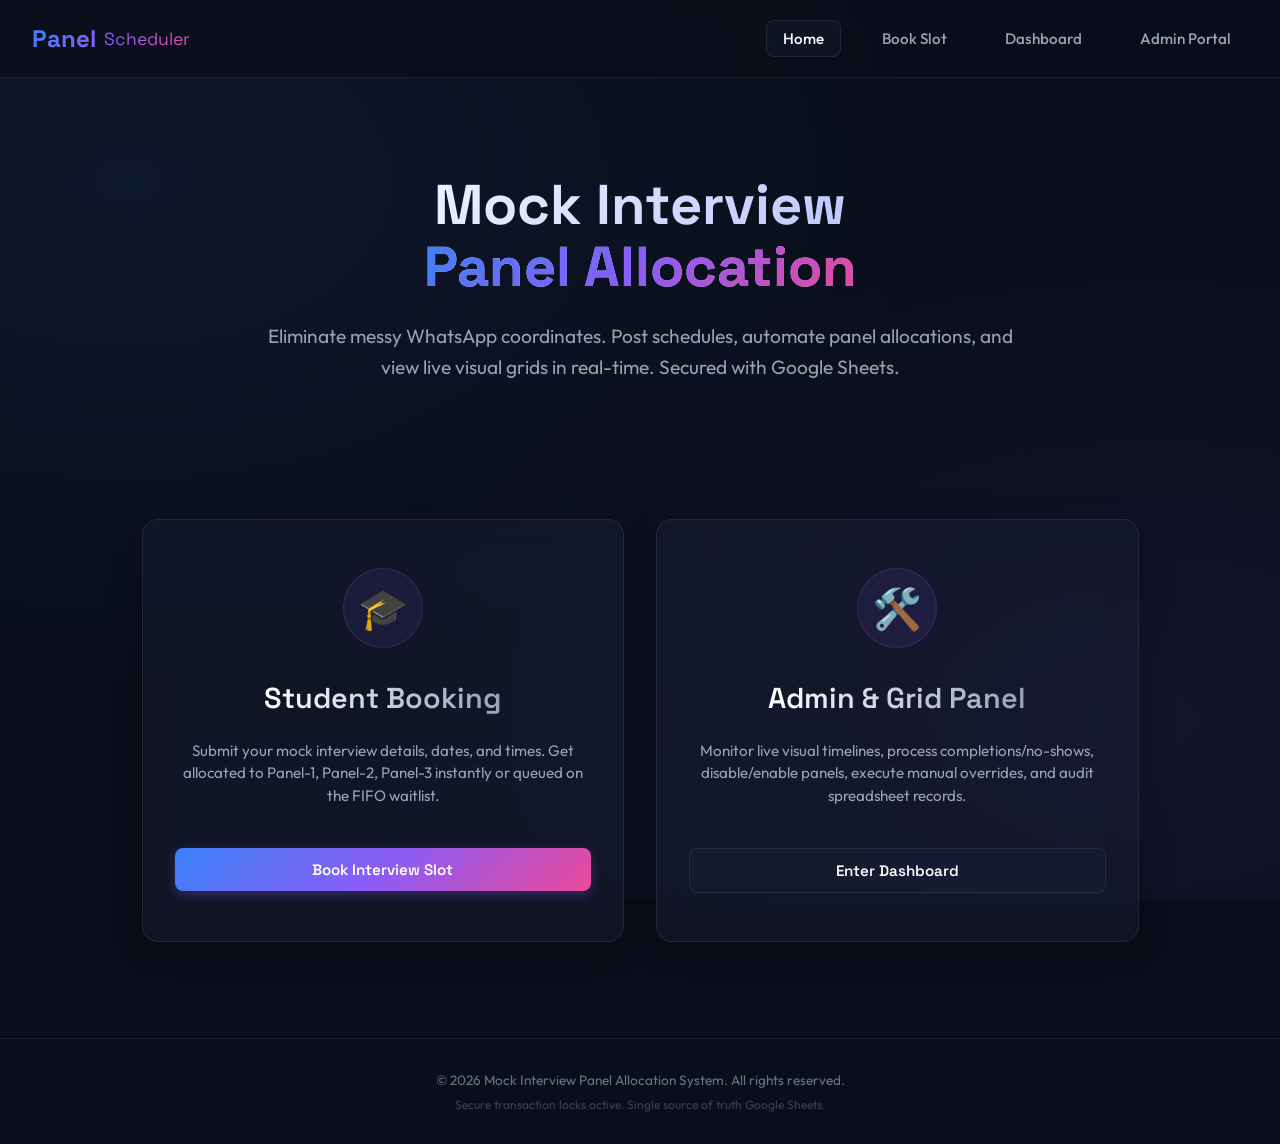
<file: frontend/index.html>
<!DOCTYPE html>
<html lang="en">
<head>
    <meta charset="UTF-8">
    <meta name="viewport" content="width=device-width, initial-scale=1.0">
    <meta name="description" content="Automated scheduling platform for Mock Interviews. Connect students and panels seamlessly.">
    <title>Mock Interview Panel Allocation System</title>
    <!-- CSS Style -->
    <link rel="stylesheet" href="/static/css/styles.css">
</head>
<body>

    <header>
        <div class="nav-container">
            <a href="/" class="logo">Panel<span>Scheduler</span></a>
            <nav class="nav-links">
                <a href="/" class="nav-link active" id="navHome">Home</a>
                <a href="/booking" class="nav-link" id="navBook">Book Slot</a>
                <a href="/dashboard" class="nav-link" id="navDash">Dashboard</a>
                <a href="/admin" class="nav-link" id="navAdmin">Admin Portal</a>
            </nav>
        </div>
    </header>

    <main class="container">
        <div class="welcome-hero">
            <h1>Mock Interview<br><span style="background: var(--gradient-primary); -webkit-background-clip: text; -webkit-text-fill-color: transparent;">Panel Allocation</span></h1>
            <p>
                Eliminate messy WhatsApp coordinates. Post schedules, automate panel allocations, 
                and view live visual grids in real-time. Secured with Google Sheets.
            </p>
        </div>

        <div class="role-grid">
            <!-- Student Portal Card -->
            <div class="glass-card role-card" onclick="window.location.href='/booking'" id="cardStudent">
                <div class="role-icon">🎓</div>
                <h2 class="glass-title" style="margin-bottom: 0.5rem;">Student Booking</h2>
                <p style="color: var(--text-secondary); font-size: 0.95rem; line-height: 1.5; margin-bottom: 1.5rem;">
                    Submit your mock interview details, dates, and times. Get allocated to Panel-1, Panel-2, Panel-3 instantly or queued on the FIFO waitlist.
                </p>
                <a href="/booking" class="btn btn-primary" style="width: 100%;">Book Interview Slot</a>
            </div>

            <!-- Admin Portal Card -->
            <div class="glass-card role-card" onclick="window.location.href='/dashboard'" id="cardAdmin">
                <div class="role-icon">🛠️</div>
                <h2 class="glass-title" style="margin-bottom: 0.5rem;">Admin & Grid Panel</h2>
                <p style="color: var(--text-secondary); font-size: 0.95rem; line-height: 1.5; margin-bottom: 1.5rem;">
                    Monitor live visual timelines, process completions/no-shows, disable/enable panels, execute manual overrides, and audit spreadsheet records.
                </p>
                <a href="/dashboard" class="btn btn-secondary" style="width: 100%;">Enter Dashboard</a>
            </div>
        </div>
    </main>

    <footer>
        <p>&copy; 2026 Mock Interview Panel Allocation System. All rights reserved.</p>
        <p style="font-size: 0.75rem; margin-top: 0.5rem; opacity: 0.5;">Secure transaction locks active. Single source of truth Google Sheets.</p>
    </footer>

</body>
</html>
</file>
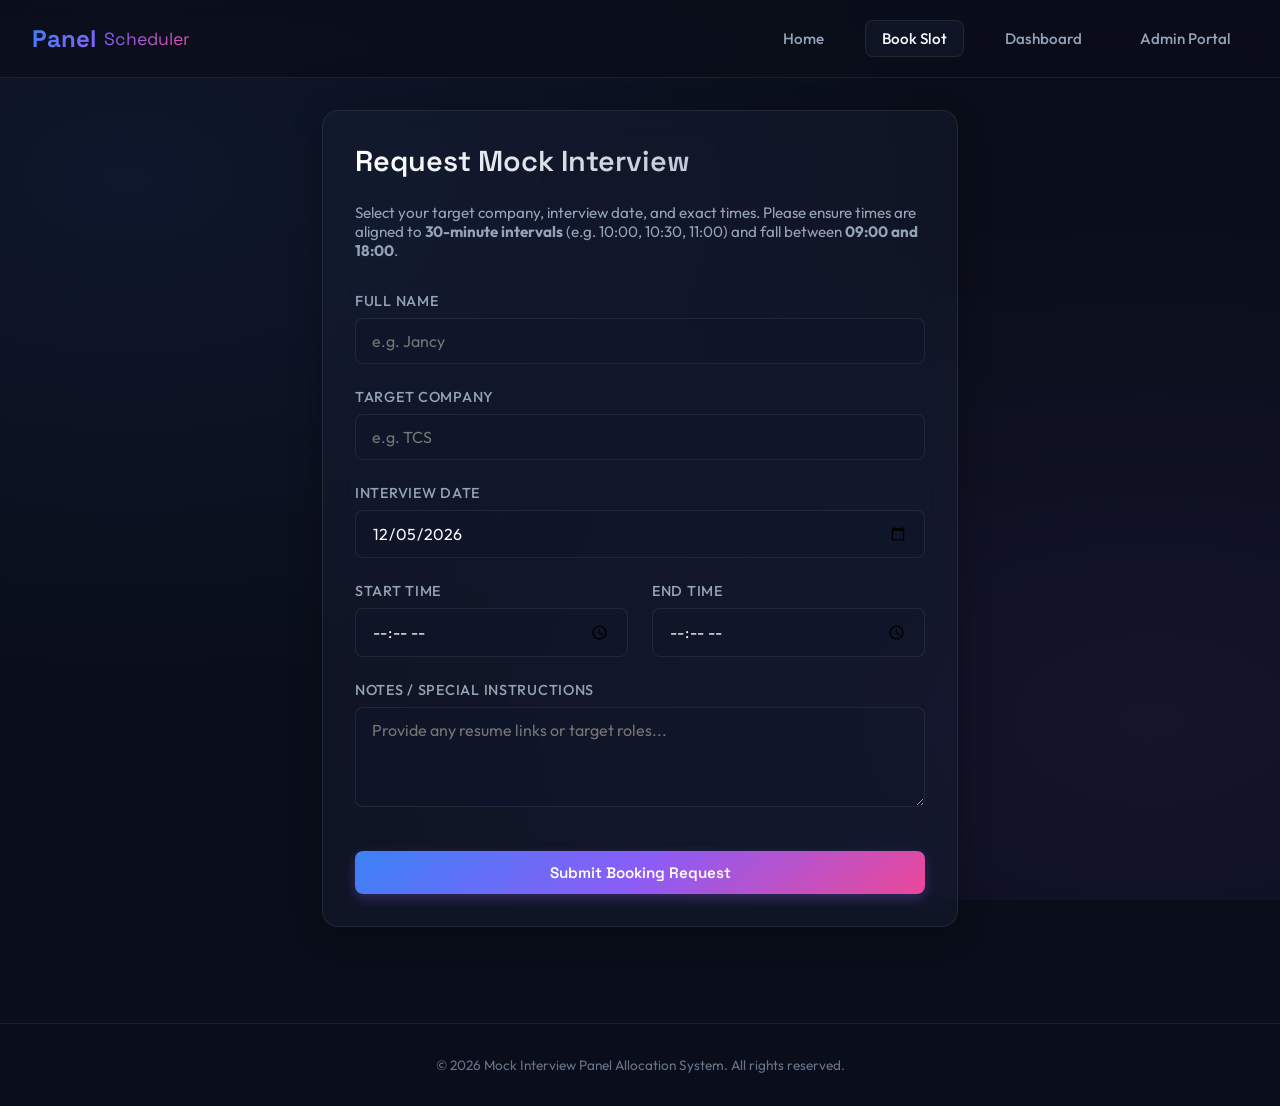
<file: frontend/booking.html>
<!DOCTYPE html>
<html lang="en">
<head>
    <meta charset="UTF-8">
    <meta name="viewport" content="width=device-width, initial-scale=1.0">
    <meta name="description" content="Request a mock interview slot. Instant allocation to Panel-1, Panel-2, or Panel-3.">
    <title>Book Mock Interview - Panel Scheduler</title>
    <!-- CSS Style -->
    <link rel="stylesheet" href="/static/css/styles.css">
</head>
<body>

    <header>
        <div class="nav-container">
            <a href="/" class="logo">Panel<span>Scheduler</span></a>
            <nav class="nav-links">
                <a href="/" class="nav-link" id="navHome">Home</a>
                <a href="/booking" class="nav-link active" id="navBook">Book Slot</a>
                <a href="/dashboard" class="nav-link" id="navDash">Dashboard</a>
                <a href="/admin" class="nav-link" id="navAdmin">Admin Portal</a>
            </nav>
        </div>
    </header>

    <main class="container" style="max-width: 700px;">
        <div class="glass-card">
            <h1 class="glass-title">Request Mock Interview</h1>
            <p style="color: var(--text-secondary); margin-bottom: 2rem; font-size: 0.95rem;">
                Select your target company, interview date, and exact times. Please ensure times are aligned to <strong>30-minute intervals</strong> (e.g. 10:00, 10:30, 11:00) and fall between <strong>09:00 and 18:00</strong>.
            </p>

            <!-- Alerts Box -->
            <div id="alertContainer"></div>

            <form id="bookingForm" novalidate>
                <!-- Student Name -->
                <div class="form-group">
                    <label class="form-label" for="student_name">Full Name</label>
                    <input type="text" class="form-control" id="student_name" placeholder="e.g. Jancy" required>
                </div>

                <!-- Company -->
                <div class="form-group">
                    <label class="form-label" for="company">Target Company</label>
                    <input type="text" class="form-control" id="company" placeholder="e.g. TCS" required>
                </div>

                <!-- Date -->
                <div class="form-group">
                    <label class="form-label" for="interview_date">Interview Date</label>
                    <input type="date" class="form-control" id="interview_date" required>
                </div>

                <!-- Time Range Grid -->
                <div style="display: grid; grid-template-columns: 1fr 1fr; gap: 1.5rem;">
                    <!-- Start Time -->
                    <div class="form-group">
                        <label class="form-label" for="start_time">Start Time</label>
                        <input type="time" class="form-control" id="start_time" required>
                    </div>
                    <!-- End Time -->
                    <div class="form-group">
                        <label class="form-label" for="end_time">End Time</label>
                        <input type="time" class="form-control" id="end_time" required>
                    </div>
                </div>

                <!-- Notes -->
                <div class="form-group">
                    <label class="form-label" for="notes">Notes / Special Instructions</label>
                    <textarea class="form-control" id="notes" placeholder="Provide any resume links or target roles..."></textarea>
                </div>

                <!-- Submit Button -->
                <button type="submit" class="btn btn-primary" style="width: 100%; margin-top: 1rem;" id="btnSubmitBooking">
                    Submit Booking Request
                </button>
            </form>
        </div>
    </main>

    <footer>
        <p>&copy; 2026 Mock Interview Panel Allocation System. All rights reserved.</p>
    </footer>

    <!-- Scripts -->
    <script src="/static/js/app.js"></script>
    <script src="/static/js/booking.js"></script>

</body>
</html>
</file>
<file: static/css/styles.css>
/* ==========================================
   MOCK INTERVIEW PANEL ALLOCATION SYSTEM - STYLES
   ========================================== */

@import url('https://fonts.googleapis.com/css2?family=Outfit:wght@300;400;500;600;700;800&family=Space+Grotesk:wght@400;500;600;700&display=swap');

:root {
    --bg-primary: #0a0e1a;
    --bg-secondary: rgba(16, 22, 40, 0.7);
    --glass-bg: rgba(25, 33, 56, 0.4);
    --glass-border: rgba(255, 255, 255, 0.08);
    --glass-border-hover: rgba(255, 255, 255, 0.16);
    
    --text-primary: #f8fafc;
    --text-secondary: #94a3b8;
    --text-muted: #64748b;
    
    --accent-purple: #8b5cf6;
    --accent-blue: #3b82f6;
    --accent-pink: #ec4899;
    --gradient-primary: linear-gradient(135deg, var(--accent-blue) 0%, var(--accent-purple) 50%, var(--accent-pink) 100%);
    --gradient-glow: 0 8px 32px 0 rgba(139, 92, 246, 0.15);
    
    --success: #10b981;
    --warning: #f59e0b;
    --danger: #ef4444;
    --info: #06b6d4;
    
    --border-radius-sm: 8px;
    --border-radius-md: 16px;
    --border-radius-lg: 24px;
    
    --transition-smooth: all 0.3s cubic-bezier(0.4, 0, 0.2, 1);
}

/* Base Styles */
* {
    margin: 0;
    padding: 0;
    box-sizing: border-box;
}

body {
    background-color: var(--bg-primary);
    background-image: 
        radial-gradient(at 10% 20%, rgba(59, 130, 246, 0.08) 0px, transparent 50%),
        radial-gradient(at 90% 80%, rgba(139, 92, 246, 0.08) 0px, transparent 50%);
    background-attachment: fixed;
    color: var(--text-primary);
    font-family: 'Outfit', sans-serif;
    min-height: 100vh;
    display: flex;
    flex-direction: column;
    overflow-x: hidden;
}

header {
    background: rgba(10, 14, 26, 0.8);
    backdrop-filter: blur(12px);
    border-bottom: 1px solid var(--glass-border);
    position: sticky;
    top: 0;
    z-index: 100;
}

.nav-container {
    max-width: 1400px;
    margin: 0 auto;
    padding: 1.25rem 2rem;
    display: flex;
    justify-content: space-between;
    align-items: center;
}

.logo {
    font-family: 'Space Grotesk', sans-serif;
    font-weight: 700;
    font-size: 1.5rem;
    background: var(--gradient-primary);
    -webkit-background-clip: text;
    -webkit-text-fill-color: transparent;
    display: flex;
    align-items: center;
    gap: 0.5rem;
    text-decoration: none;
}

.logo span {
    font-weight: 400;
    color: var(--text-secondary);
    font-size: 1.1rem;
}

.nav-links {
    display: flex;
    gap: 1.5rem;
}

.nav-link {
    color: var(--text-secondary);
    text-decoration: none;
    font-size: 0.95rem;
    font-weight: 500;
    padding: 0.5rem 1rem;
    border-radius: var(--border-radius-sm);
    transition: var(--transition-smooth);
    border: 1px solid transparent;
}

.nav-link:hover, .nav-link.active {
    color: var(--text-primary);
    background: var(--glass-bg);
    border-color: var(--glass-border);
}

.container {
    max-width: 1400px;
    margin: 2rem auto;
    padding: 0 2rem;
    flex-grow: 1;
}

/* Glassmorphic Components */
.glass-card {
    background: var(--glass-bg);
    backdrop-filter: blur(16px);
    border: 1px solid var(--glass-border);
    border-radius: var(--border-radius-md);
    padding: 2rem;
    box-shadow: 0 8px 32px 0 rgba(0, 0, 0, 0.3);
    transition: var(--transition-smooth);
}

.glass-card:hover {
    border-color: var(--glass-border-hover);
    box-shadow: var(--gradient-glow);
}

.glass-title {
    font-family: 'Space Grotesk', sans-serif;
    font-size: 1.8rem;
    font-weight: 600;
    margin-bottom: 1.5rem;
    background: linear-gradient(to right, #ffffff, var(--text-secondary));
    -webkit-background-clip: text;
    -webkit-text-fill-color: transparent;
}

/* Main Hub / Welcome Page Grid */
.welcome-hero {
    text-align: center;
    padding: 4rem 1rem;
    max-width: 800px;
    margin: 0 auto;
}

.welcome-hero h1 {
    font-family: 'Space Grotesk', sans-serif;
    font-size: 3.5rem;
    font-weight: 800;
    line-height: 1.1;
    margin-bottom: 1.5rem;
    background: linear-gradient(135deg, #ffffff 0%, #a5b4fc 100%);
    -webkit-background-clip: text;
    -webkit-text-fill-color: transparent;
}

.welcome-hero p {
    font-size: 1.2rem;
    color: var(--text-secondary);
    margin-bottom: 2.5rem;
    line-height: 1.6;
}

.role-grid {
    display: grid;
    grid-template-columns: repeat(auto-fit, minmax(320px, 1fr));
    gap: 2rem;
    margin-top: 2rem;
}

.role-card {
    cursor: pointer;
    text-align: center;
    display: flex;
    flex-direction: column;
    align-items: center;
    gap: 1rem;
    padding: 3rem 2rem;
    position: relative;
    overflow: hidden;
}

.role-card::before {
    content: '';
    position: absolute;
    top: 0;
    left: 0;
    width: 100%;
    height: 4px;
    background: var(--gradient-primary);
    transform: scaleX(0);
    transition: var(--transition-smooth);
}

.role-card:hover::before {
    transform: scaleX(1);
}

.role-icon {
    width: 80px;
    height: 80px;
    border-radius: 50%;
    background: rgba(139, 92, 246, 0.1);
    border: 1px solid rgba(139, 92, 246, 0.2);
    display: flex;
    align-items: center;
    justify-content: center;
    font-size: 2.5rem;
    margin-bottom: 1rem;
    transition: var(--transition-smooth);
}

.role-card:hover .role-icon {
    transform: scale(1.1) rotate(5deg);
    background: rgba(139, 92, 246, 0.2);
    box-shadow: 0 0 20px rgba(139, 92, 246, 0.4);
}

/* Forms styling */
.form-group {
    margin-bottom: 1.5rem;
}

.form-label {
    display: block;
    font-size: 0.9rem;
    font-weight: 500;
    color: var(--text-secondary);
    margin-bottom: 0.5rem;
    text-transform: uppercase;
    letter-spacing: 0.05em;
}

.form-control {
    width: 100%;
    background: rgba(15, 23, 42, 0.6);
    border: 1px solid var(--glass-border);
    border-radius: var(--border-radius-sm);
    color: var(--text-primary);
    padding: 0.75rem 1rem;
    font-size: 1rem;
    font-family: inherit;
    transition: var(--transition-smooth);
}

.form-control:focus {
    outline: none;
    border-color: var(--accent-purple);
    box-shadow: 0 0 0 2px rgba(139, 92, 246, 0.2);
    background: rgba(15, 23, 42, 0.8);
}

textarea.form-control {
    resize: vertical;
    min-height: 100px;
}

/* Buttons */
.btn {
    display: inline-flex;
    align-items: center;
    justify-content: center;
    gap: 0.5rem;
    font-family: 'Space Grotesk', sans-serif;
    font-size: 0.95rem;
    font-weight: 600;
    padding: 0.75rem 1.5rem;
    border-radius: var(--border-radius-sm);
    cursor: pointer;
    border: none;
    transition: var(--transition-smooth);
    text-decoration: none;
}

.btn-primary {
    background: var(--gradient-primary);
    color: #ffffff;
    box-shadow: 0 4px 12px rgba(139, 92, 246, 0.3);
}

.btn-primary:hover {
    transform: translateY(-2px);
    box-shadow: 0 6px 20px rgba(139, 92, 246, 0.5);
}

.btn-secondary {
    background: var(--glass-bg);
    color: var(--text-primary);
    border: 1px solid var(--glass-border);
}

.btn-secondary:hover {
    background: rgba(255, 255, 255, 0.1);
    border-color: var(--glass-border-hover);
}

.btn-danger {
    background: var(--danger);
    color: #ffffff;
    box-shadow: 0 4px 12px rgba(239, 68, 68, 0.3);
}

.btn-danger:hover {
    transform: translateY(-2px);
    box-shadow: 0 6px 20px rgba(239, 68, 68, 0.5);
}

/* Grid Layout & Grid visual mapping */
.dashboard-grid-container {
    overflow-x: auto;
    margin-top: 1.5rem;
    border-radius: var(--border-radius-md);
    border: 1px solid var(--glass-border);
}

.grid-table {
    width: 100%;
    border-collapse: collapse;
    font-size: 0.95rem;
    text-align: left;
}

.grid-table th {
    background: rgba(16, 22, 40, 0.9);
    padding: 1rem 1.5rem;
    font-weight: 600;
    text-transform: uppercase;
    font-size: 0.85rem;
    letter-spacing: 0.05em;
    color: var(--text-secondary);
    border-bottom: 2px solid var(--glass-border);
}

.grid-table td {
    padding: 1rem 1.5rem;
    border-bottom: 1px solid var(--glass-border);
    transition: var(--transition-smooth);
}

.grid-table tr:hover td {
    background: rgba(255, 255, 255, 0.02);
}

.slot-time {
    font-family: 'Space Grotesk', sans-serif;
    font-weight: 600;
    color: var(--accent-blue);
    width: 100px;
}

.slot-occupied {
    background: rgba(59, 130, 246, 0.1);
    color: var(--text-primary);
    font-weight: 500;
    border-left: 3px solid var(--accent-blue);
}

.slot-continuation {
    color: var(--text-muted);
    font-family: monospace;
    letter-spacing: 0.2em;
}

.slot-free {
    color: var(--text-muted);
    font-style: italic;
    opacity: 0.4;
}

/* Statistics Grid */
.stats-row {
    display: grid;
    grid-template-columns: repeat(auto-fit, minmax(180px, 1fr));
    gap: 1.5rem;
    margin-bottom: 2rem;
}

.stat-card {
    background: var(--glass-bg);
    border: 1px solid var(--glass-border);
    border-radius: var(--border-radius-sm);
    padding: 1.5rem;
    text-align: center;
}

.stat-num {
    font-size: 2.2rem;
    font-weight: 800;
    font-family: 'Space Grotesk', sans-serif;
    margin-bottom: 0.25rem;
}

.stat-num.blue { color: var(--accent-blue); }
.stat-num.purple { color: var(--accent-purple); }
.stat-num.green { color: var(--success); }
.stat-num.yellow { color: var(--warning); }
.stat-num.red { color: var(--danger); }

.stat-label {
    font-size: 0.8rem;
    text-transform: uppercase;
    letter-spacing: 0.05em;
    color: var(--text-secondary);
}

/* Badges */
.badge {
    display: inline-flex;
    padding: 0.25rem 0.75rem;
    font-size: 0.75rem;
    font-weight: 600;
    border-radius: 9999px;
    text-transform: uppercase;
    letter-spacing: 0.05em;
}

.badge-booked { background: rgba(59, 130, 246, 0.15); color: var(--accent-blue); border: 1px solid rgba(59, 130, 246, 0.3); }
.badge-waitlist { background: rgba(245, 158, 11, 0.15); color: var(--warning); border: 1px solid rgba(245, 158, 11, 0.3); }
.badge-cancelled { background: rgba(239, 68, 68, 0.15); color: var(--danger); border: 1px solid rgba(239, 68, 68, 0.3); }
.badge-completed { background: rgba(16, 185, 129, 0.15); color: var(--success); border: 1px solid rgba(16, 185, 129, 0.3); }
.badge-noshow { background: rgba(100, 116, 139, 0.15); color: var(--text-muted); border: 1px solid rgba(100, 116, 139, 0.3); }
.badge-rescheduled { background: rgba(139, 92, 246, 0.15); color: var(--accent-purple); border: 1px solid rgba(139, 92, 246, 0.3); }

/* Table for items listing */
.items-table {
    width: 100%;
    border-collapse: collapse;
    font-size: 0.95rem;
}

.items-table th {
    padding: 1rem;
    text-align: left;
    color: var(--text-secondary);
    border-bottom: 2px solid var(--glass-border);
    font-size: 0.85rem;
    text-transform: uppercase;
}

.items-table td {
    padding: 1rem;
    border-bottom: 1px solid var(--glass-border);
}

.items-table tr:hover td {
    background: rgba(255, 255, 255, 0.02);
}

/* Modals */
.modal-overlay {
    position: fixed;
    top: 0;
    left: 0;
    width: 100%;
    height: 100%;
    background: rgba(5, 8, 16, 0.85);
    backdrop-filter: blur(8px);
    display: flex;
    align-items: center;
    justify-content: center;
    z-index: 1000;
    opacity: 0;
    pointer-events: none;
    transition: var(--transition-smooth);
}

.modal-overlay.active {
    opacity: 1;
    pointer-events: all;
}

.modal-content {
    background: var(--bg-secondary);
    border: 1px solid var(--glass-border);
    border-radius: var(--border-radius-md);
    max-width: 500px;
    width: 90%;
    padding: 2rem;
    box-shadow: 0 10px 40px rgba(0, 0, 0, 0.6);
    transform: scale(0.9);
    transition: var(--transition-smooth);
}

.modal-overlay.active .modal-content {
    transform: scale(1);
}

.modal-title {
    font-family: 'Space Grotesk', sans-serif;
    font-size: 1.5rem;
    font-weight: 600;
    margin-bottom: 1rem;
}

.modal-footer {
    display: flex;
    justify-content: flex-end;
    gap: 1rem;
    margin-top: 1.5rem;
}

/* Alerts / Banners */
.alert {
    padding: 1rem;
    border-radius: var(--border-radius-sm);
    margin-bottom: 1.5rem;
    display: flex;
    align-items: center;
    gap: 0.75rem;
    font-size: 0.95rem;
    border-left: 4px solid transparent;
}

.alert-success {
    background: rgba(16, 185, 129, 0.1);
    color: #a7f3d0;
    border: 1px solid rgba(16, 185, 129, 0.2);
    border-left-color: var(--success);
}

.alert-error {
    background: rgba(239, 68, 68, 0.1);
    color: #fca5a5;
    border: 1px solid rgba(239, 68, 68, 0.2);
    border-left-color: var(--danger);
}

/* Custom visual list elements */
.audit-list {
    display: flex;
    flex-direction: column;
    gap: 1rem;
}

.audit-item {
    background: rgba(16, 22, 40, 0.4);
    border: 1px solid var(--glass-border);
    border-radius: var(--border-radius-sm);
    padding: 1rem;
}

.audit-header {
    display: flex;
    justify-content: space-between;
    margin-bottom: 0.5rem;
    font-size: 0.85rem;
}

.audit-action {
    font-weight: 600;
    color: var(--accent-purple);
}

.audit-time {
    color: var(--text-muted);
}

.audit-body {
    font-size: 0.9rem;
    line-height: 1.4;
    color: var(--text-secondary);
}

.audit-changes {
    background: rgba(0, 0, 0, 0.2);
    padding: 0.5rem;
    border-radius: var(--border-radius-sm);
    margin-top: 0.5rem;
    font-family: monospace;
    font-size: 0.8rem;
    display: flex;
    flex-direction: column;
    gap: 0.25rem;
}

.audit-meta {
    font-size: 0.8rem;
    color: var(--text-muted);
    margin-top: 0.5rem;
    display: flex;
    gap: 1rem;
}

/* Footer styling */
footer {
    border-top: 1px solid var(--glass-border);
    padding: 2rem;
    text-align: center;
    font-size: 0.85rem;
    color: var(--text-muted);
    margin-top: 4rem;
}

/* Tabs */
.tab-container {
    display: flex;
    gap: 1rem;
    border-bottom: 1px solid var(--glass-border);
    margin-bottom: 1.5rem;
}

.tab {
    padding: 0.75rem 1.5rem;
    cursor: pointer;
    font-weight: 500;
    color: var(--text-secondary);
    border-bottom: 2px solid transparent;
    transition: var(--transition-smooth);
}

.tab.active {
    color: var(--text-primary);
    border-bottom-color: var(--accent-purple);
    font-weight: 600;
}
</file>
